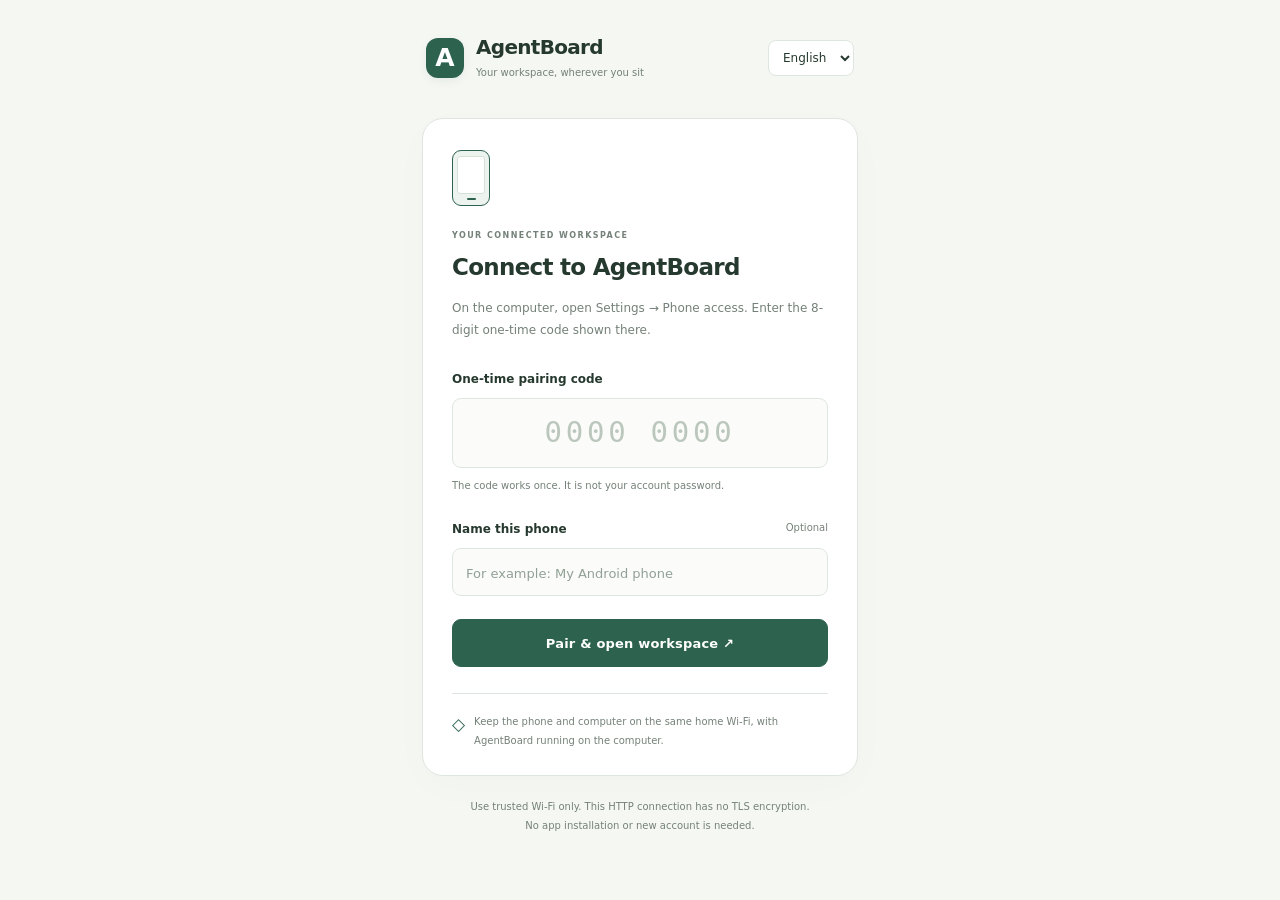
<file: static/phone-login.html>
<!doctype html>
<html lang="zh-CN">
<head>
  <meta charset="utf-8">
  <meta name="viewport" content="width=device-width, initial-scale=1, viewport-fit=cover">
  <meta name="referrer" content="no-referrer">
  <meta name="color-scheme" content="light">
  <title>AgentBoard · 手机配对</title>
  <link rel="stylesheet" href="/static/phone-login.css">
  <script src="/static/phone-login.js" defer></script>
</head>
<body>
  <main class="pair-shell">
    <header class="pair-brand"><span class="pair-mark" aria-hidden="true">A</span><div><strong>AgentBoard</strong><span data-pair-copy="brandNote">你的工作区，随身继续</span></div><select id="pair-language" aria-label="Language / 界面语言"><option value="zh-CN">中文</option><option value="en">English</option></select></header>
    <section class="pair-card" aria-labelledby="pair-title">
      <span class="pair-device" aria-hidden="true"><span></span></span>
      <p class="pair-eyebrow">YOUR CONNECTED WORKSPACE</p>
      <h1 id="pair-title" data-pair-copy="title">连接电脑上的 AgentBoard</h1>
      <p class="pair-intro" data-pair-copy="intro">先在电脑打开“设置 → 手机访问”，再输入那里显示的 8 位一次配对码。</p>
      <form id="pair-form" method="post" action="/phone/pair">
        <label for="pair-code" data-pair-copy="codeLabel">一次配对码</label>
        <input id="pair-code" name="code" type="text" inputmode="numeric" autocomplete="one-time-code" maxlength="9" pattern="[0-9 ]{8,9}" placeholder="0000 0000" required spellcheck="false" autocapitalize="off" enterkeyhint="next" aria-describedby="pair-code-help">
        <p id="pair-code-help" class="pair-field-help" data-pair-copy="codeHelp">配对码只用一次，不是你的账号密码。</p>
        <label for="pair-device-name" class="pair-name-label"><span data-pair-copy="nameLabel">这台手机的名称</span><span data-pair-copy="optional">可选</span></label>
        <input id="pair-device-name" name="device_name" type="text" maxlength="64" autocomplete="off" placeholder="例如：我的安卓手机" enterkeyhint="go">
        <p id="pair-error" class="pair-error" role="alert" hidden></p>
        <button id="pair-submit" type="submit" data-pair-copy="submit">配对并打开工作区 ↗</button>
        <p id="pair-status" class="pair-status" role="status"></p>
      </form>
      <div class="pair-requirements"><span aria-hidden="true">◇</span><p data-pair-copy="requirements">手机和电脑需连接同一个家庭 Wi-Fi，电脑上的 AgentBoard 需要保持运行。</p></div>
    </section>
    <p class="pair-footer" data-pair-copy="privacy">只在可信任的 Wi-Fi 使用。此连接使用 HTTP，没有 TLS 加密。无需安装 App 或注册新账号。</p>
  </main>
  <noscript>请开启浏览器 JavaScript 后再配对。 / Enable JavaScript to pair this phone.</noscript>
</body>
</html>
</file>
<file: static/phone-login.css>
:root{color-scheme:light;--pair-bg:#f5f7f3;--pair-card:#fff;--pair-text:#26392e;--pair-muted:#748178;--pair-line:#dee6df;--pair-green:#2d624f;--pair-soft:#edf3ee;font-family:"Segoe UI Variable Text","Segoe UI","Microsoft YaHei",system-ui,sans-serif;font-synthesis:none;-webkit-text-size-adjust:100%}*{box-sizing:border-box}body{margin:0;background:var(--pair-bg);color:var(--pair-text);min-height:100dvh}button,input,select{font:inherit}button{cursor:pointer}button:disabled{opacity:.6;cursor:wait}.pair-shell{width:min(480px,100%);margin:0 auto;padding:34px 22px max(24px,env(safe-area-inset-bottom))}.pair-brand{display:flex;align-items:center;gap:12px;margin:0 0 37px;padding:0 4px}.pair-mark{display:grid;place-items:center;width:38px;height:40px;background:var(--pair-green);color:#fff;border-radius:12px;font-size:25px;font-weight:600;box-shadow:0 3px 10px #2d624f13;flex:0 0 38px}.pair-brand>div{flex:1;min-width:0}.pair-brand strong{display:block;font-size:20px;line-height:1.35;letter-spacing:-.7px;font-weight:650}.pair-brand>div>span{display:block;color:var(--pair-muted);font-size:10px;line-height:1.7;margin-top:3px}.pair-brand select{font-size:12px;padding:8px 10px;border:1px solid var(--pair-line);border-radius:8px;background:#fff;color:var(--pair-text);max-width:100px;min-height:36px}.pair-card{padding:31px 29px 25px;background:var(--pair-card);border:1px solid var(--pair-line);border-radius:21px;box-shadow:0 10px 40px #2c483505}.pair-device{position:relative;display:flex;align-items:flex-end;justify-content:center;width:38px;height:56px;border:1.5px solid var(--pair-green);border-radius:9px;padding-bottom:5px;background:var(--pair-soft);margin-bottom:25px}.pair-device:after{content:"";position:absolute;inset:5px 4px 11px;border-radius:3px;border:1px solid #d5e1d7;background:#fff}.pair-device>span{width:9px;height:2px;background:var(--pair-green);border-radius:2px}.pair-eyebrow{font-size:8px;letter-spacing:.18em;color:var(--pair-muted);margin:0 0 10px;font-weight:600}.pair-card h1{font-size:23px;line-height:1.5;letter-spacing:-.7px;font-weight:620;margin:0 0 12px}.pair-intro{font-size:12px;line-height:1.9;color:var(--pair-muted);margin:0 0 27px}#pair-form>label{display:block;font-size:12px;font-weight:550;line-height:1.7;margin:0 0 9px}#pair-form input{display:block;width:100%;min-height:48px;border:1px solid var(--pair-line);border-radius:9px;background:#fbfcfa;color:var(--pair-text);outline:none;padding:12px 13px;font-size:16px;transition:border-color .15s,box-shadow .15s}#pair-form input:focus{border-color:var(--pair-green);box-shadow:0 0 0 3px #2d624f12}#pair-form input:disabled{background:#f2f4f1;color:var(--pair-muted)}#pair-code{text-align:center;font:500 29px/1.5 "Cascadia Code",Consolas,monospace!important;letter-spacing:.13em;min-height:65px!important}#pair-code::placeholder{color:#bbc6bd;opacity:1}.pair-field-help{font-size:10px;line-height:1.8;margin:9px 0 24px;color:var(--pair-muted)}#pair-form>.pair-name-label{display:flex;justify-content:space-between;gap:10px}.pair-name-label>span:last-child{color:var(--pair-muted);font-size:10px;font-weight:400}#pair-device-name::placeholder{font-size:13px;color:#91a095}.pair-error{font-size:11px;line-height:1.9;margin:17px 0 0;padding:12px 14px;border:1px solid #e4c6b6;background:#fcf2e8;color:#815b3e;border-radius:8px;overflow-wrap:anywhere}.pair-error[hidden]{display:none}#pair-submit{display:block;width:100%;background:var(--pair-green);color:#fff;border:1px solid var(--pair-green);border-radius:9px;min-height:48px;font-size:13px;font-weight:550;padding:12px;margin:23px 0 0;letter-spacing:.015em}#pair-submit:hover{background:#244e40}.pair-status{min-height:0;margin:0;font-size:10px;line-height:1.8;color:var(--pair-green)}.pair-status:not(:empty){margin-top:11px}.pair-requirements{display:flex;gap:9px;align-items:flex-start;border-top:1px solid var(--pair-line);padding-top:19px;margin-top:26px}.pair-requirements>span{color:var(--pair-green);font-size:17px;line-height:1.4}.pair-requirements p{font-size:10px;line-height:1.85;color:var(--pair-muted);margin:0}.pair-footer{font-size:10px;line-height:1.9;color:var(--pair-muted);text-align:center;max-width:350px;margin:21px auto 0}noscript{display:block;text-align:center;font-size:13px;line-height:1.8;padding:15px}button:focus-visible,select:focus-visible{outline:2px solid var(--pair-green);outline-offset:3px}@media(max-width:390px){.pair-shell{padding:27px 17px 24px}.pair-brand{margin-bottom:28px;gap:10px}.pair-card{padding:26px 21px 22px;border-radius:17px}.pair-card h1{font-size:21px}.pair-brand strong{font-size:19px}.pair-brand>div>span{font-size:9px}.pair-brand select{font-size:11px;padding:7px 8px}.pair-intro{font-size:12px}.pair-eyebrow{letter-spacing:.13em}}@media(prefers-reduced-motion:reduce){*{transition:none!important}}
</file>
